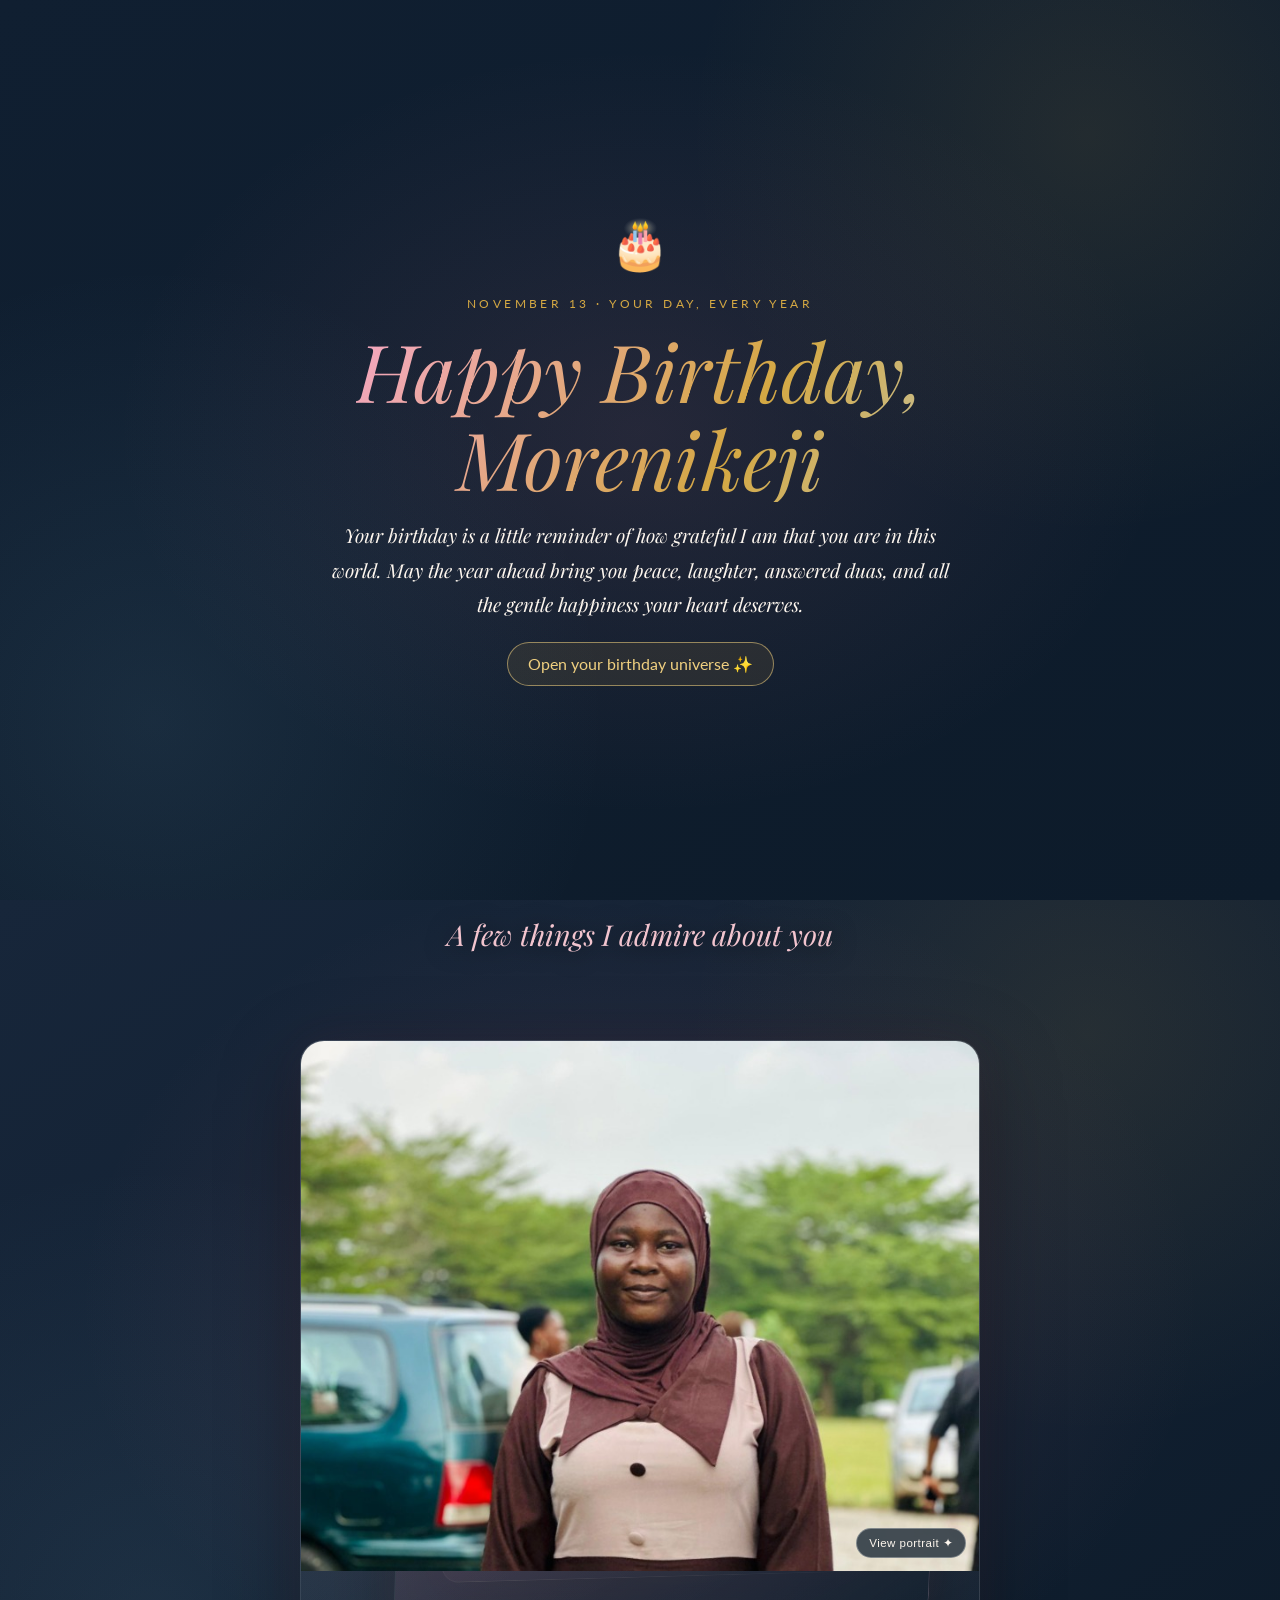
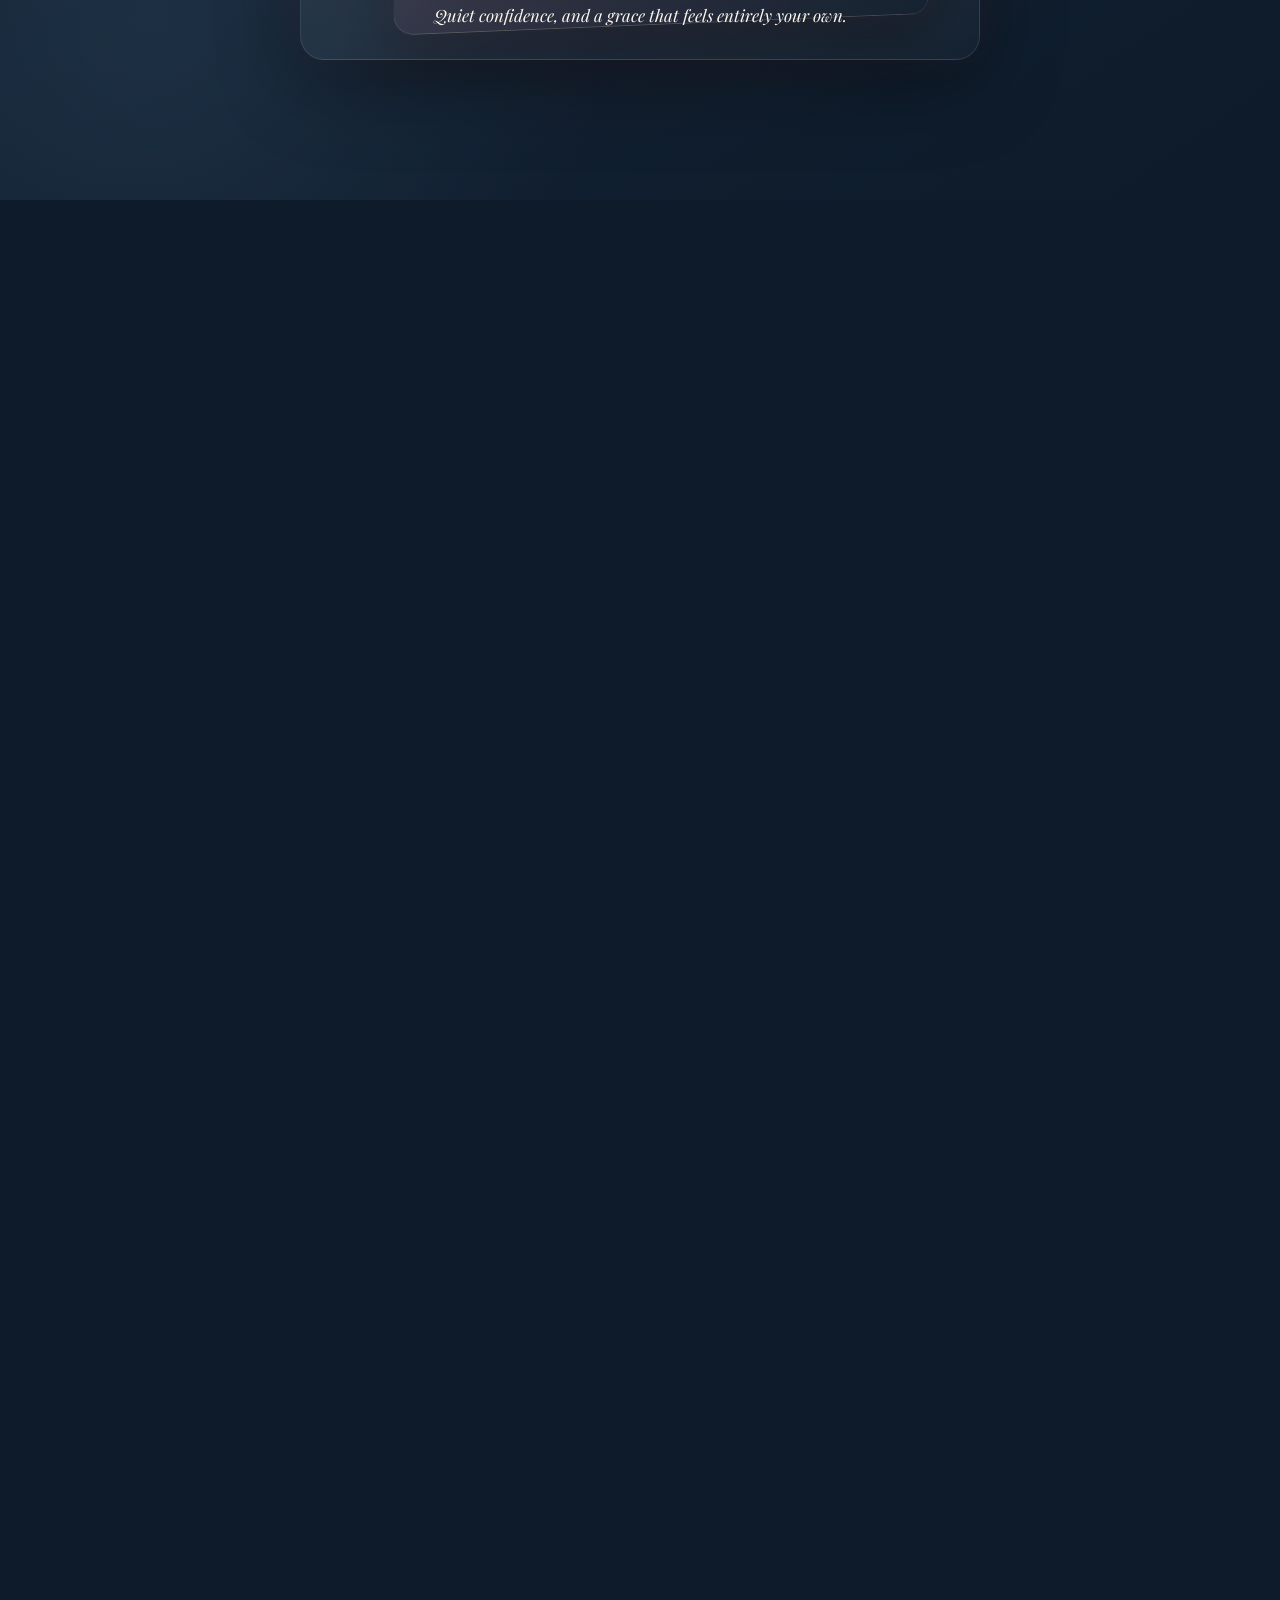
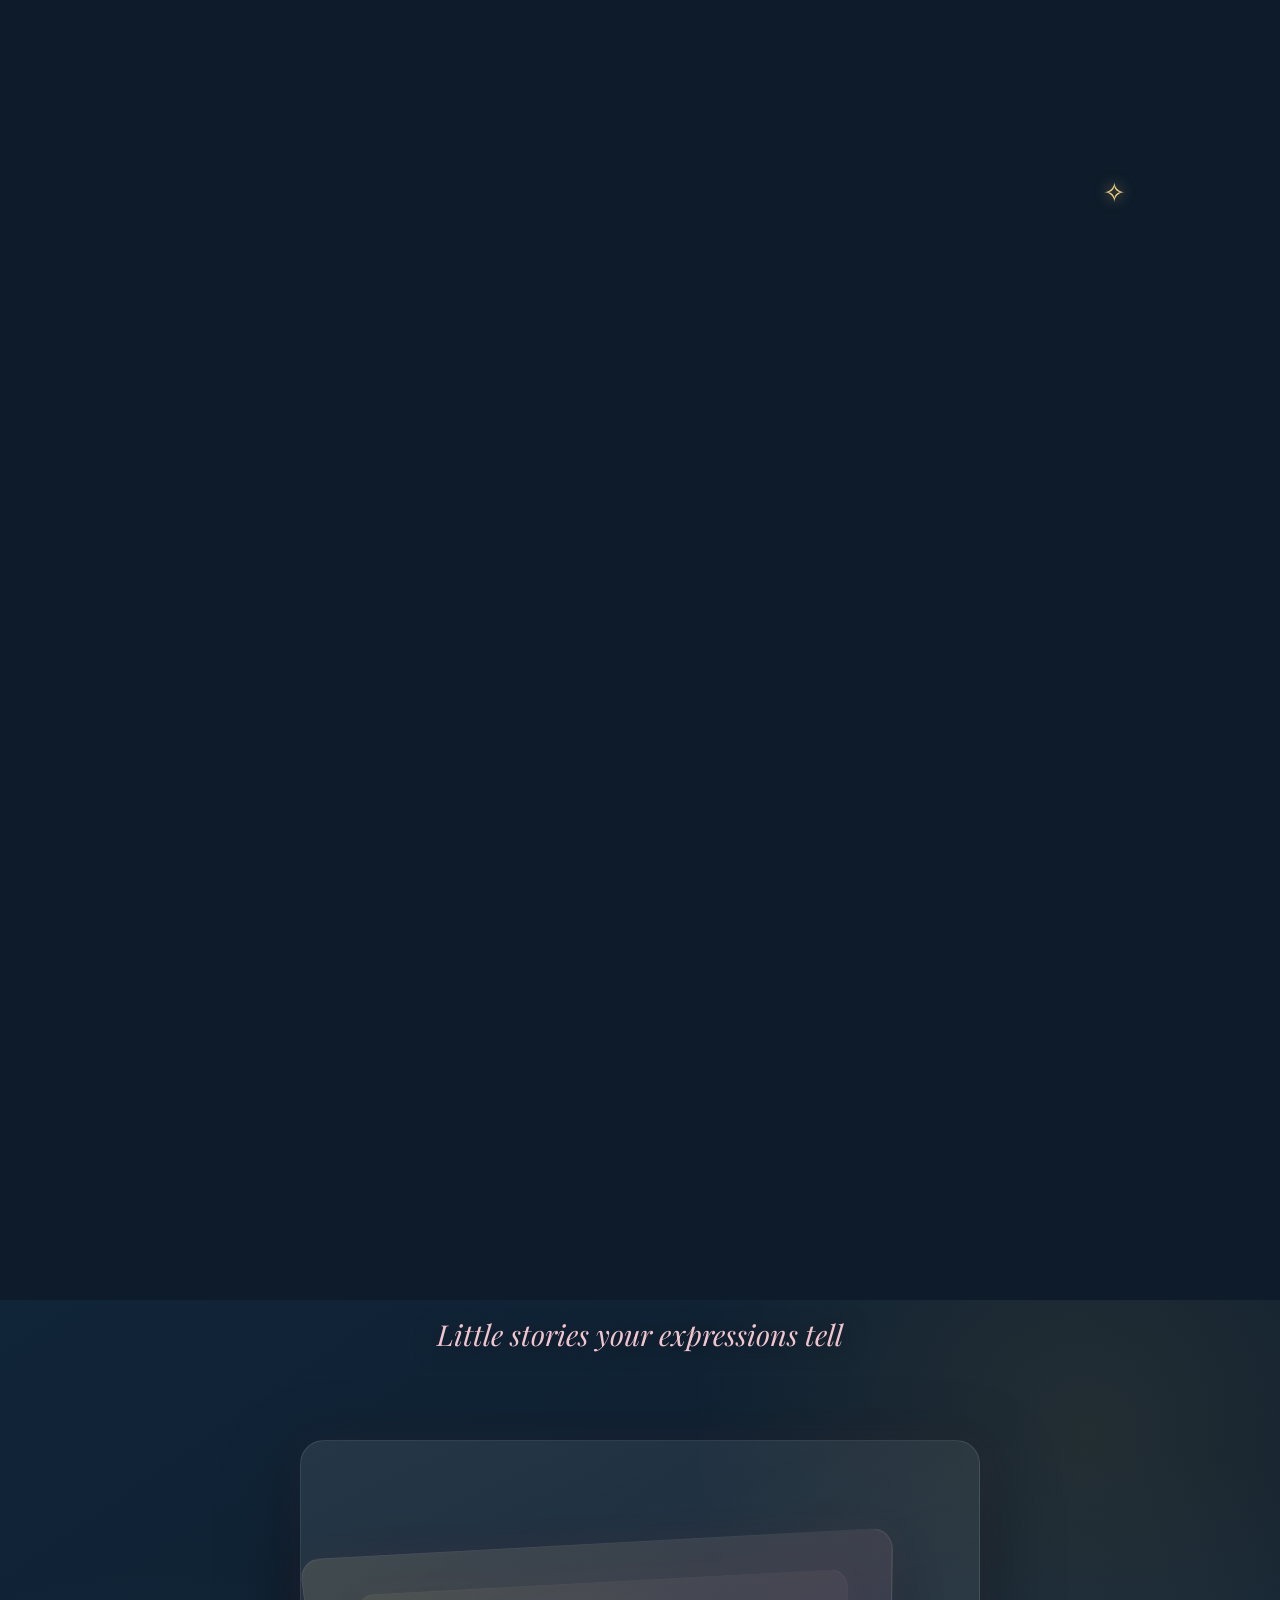
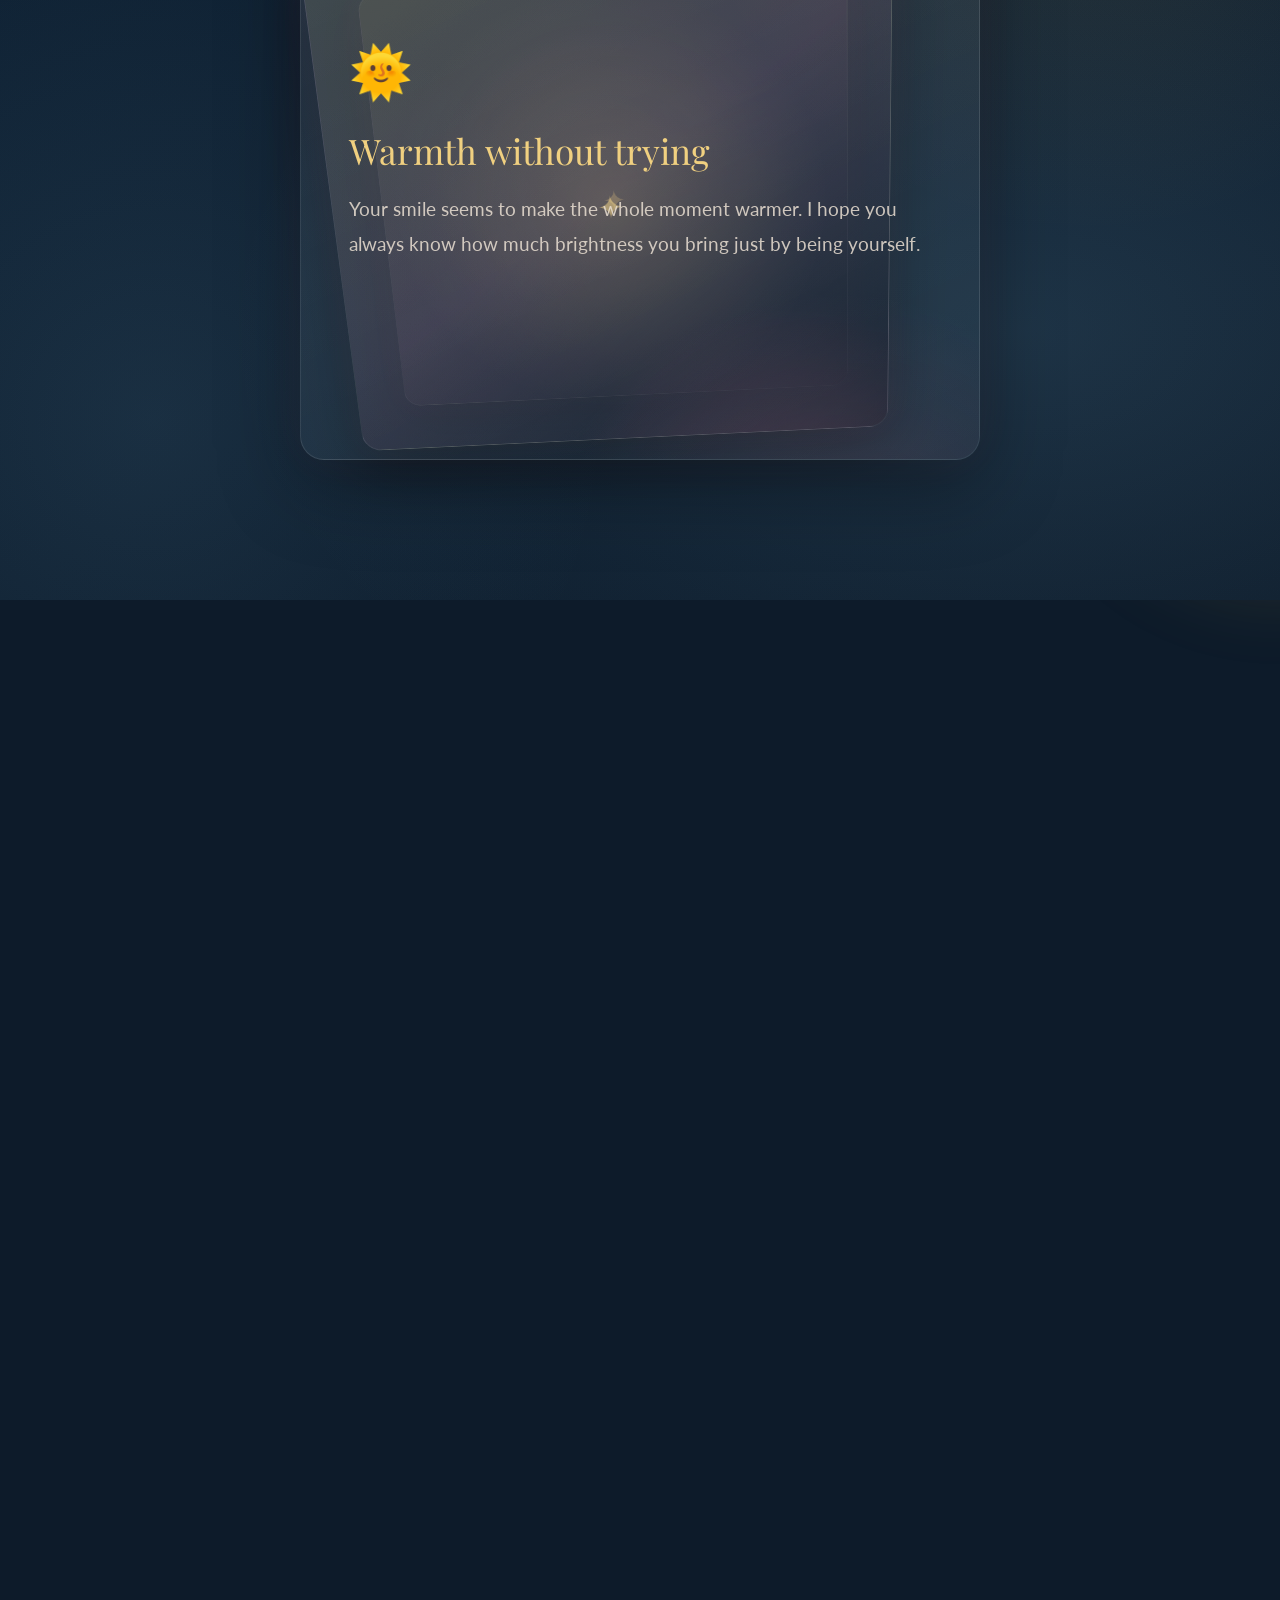
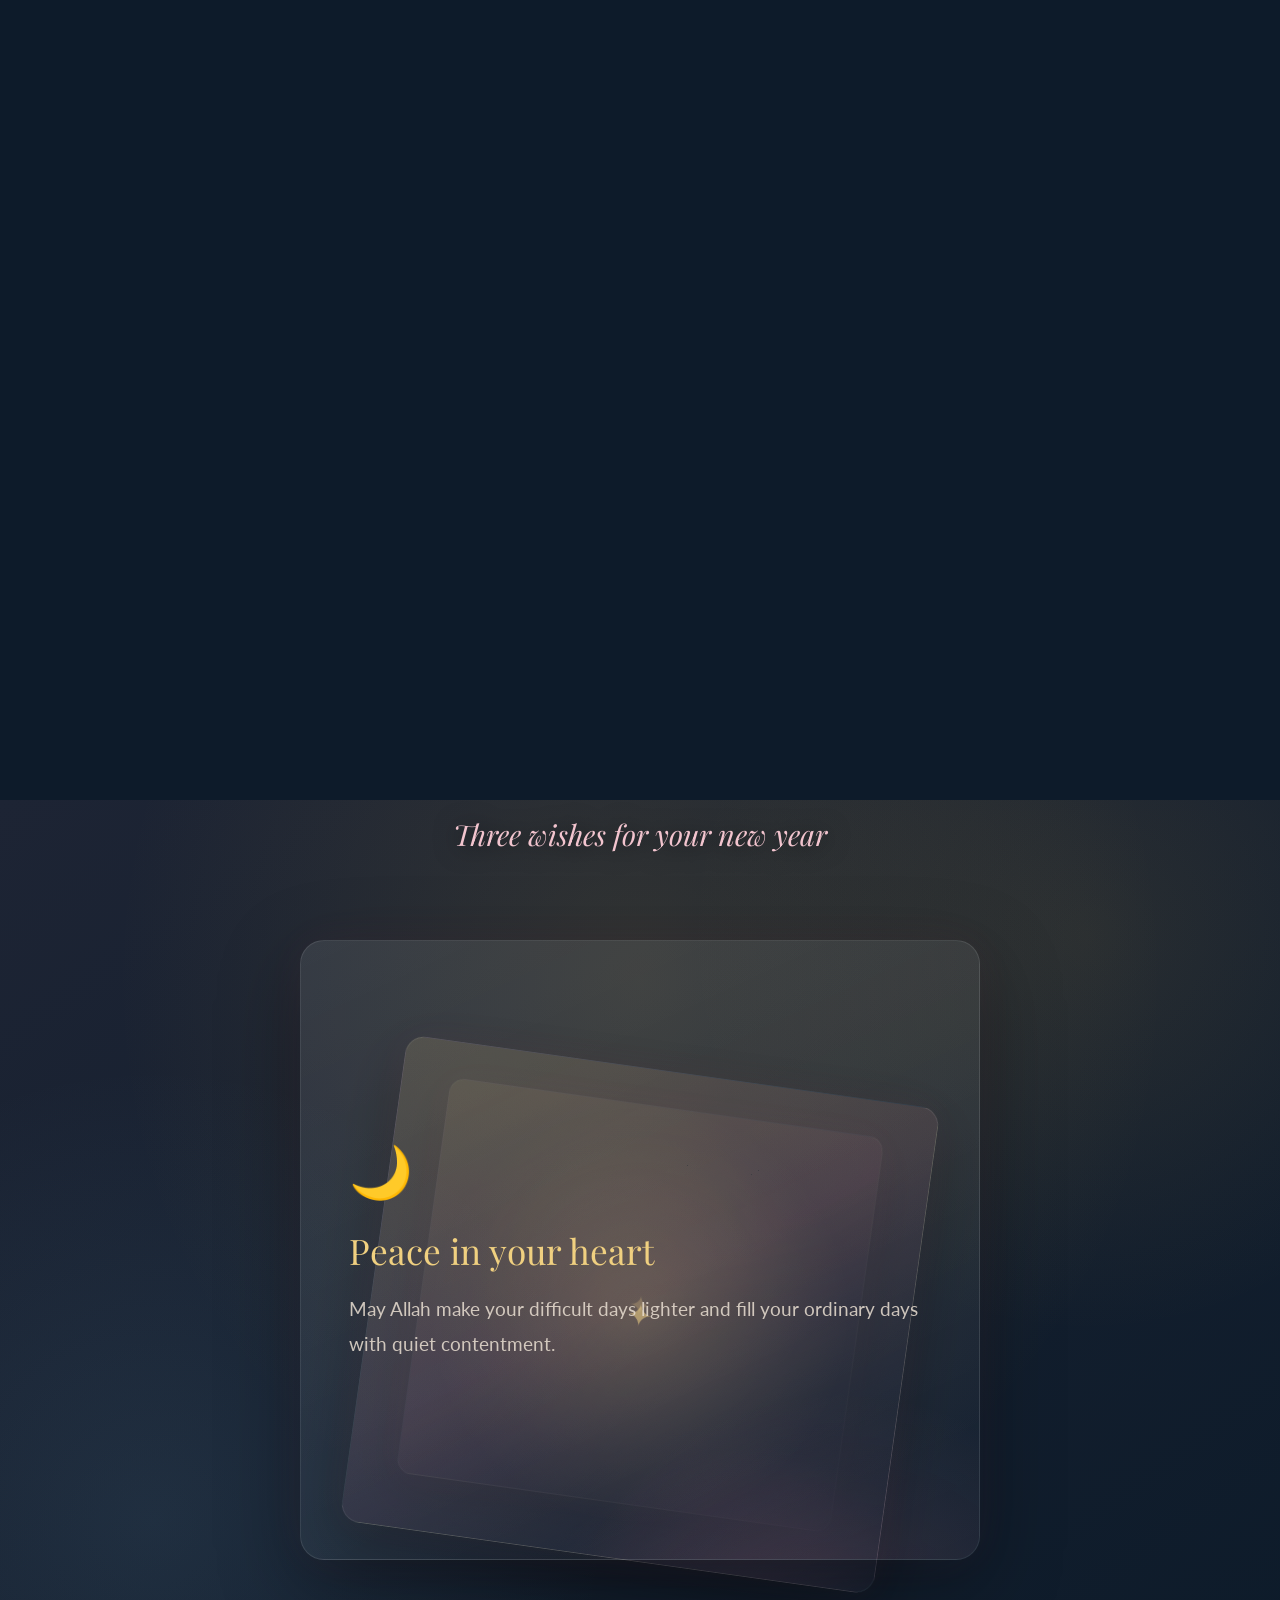
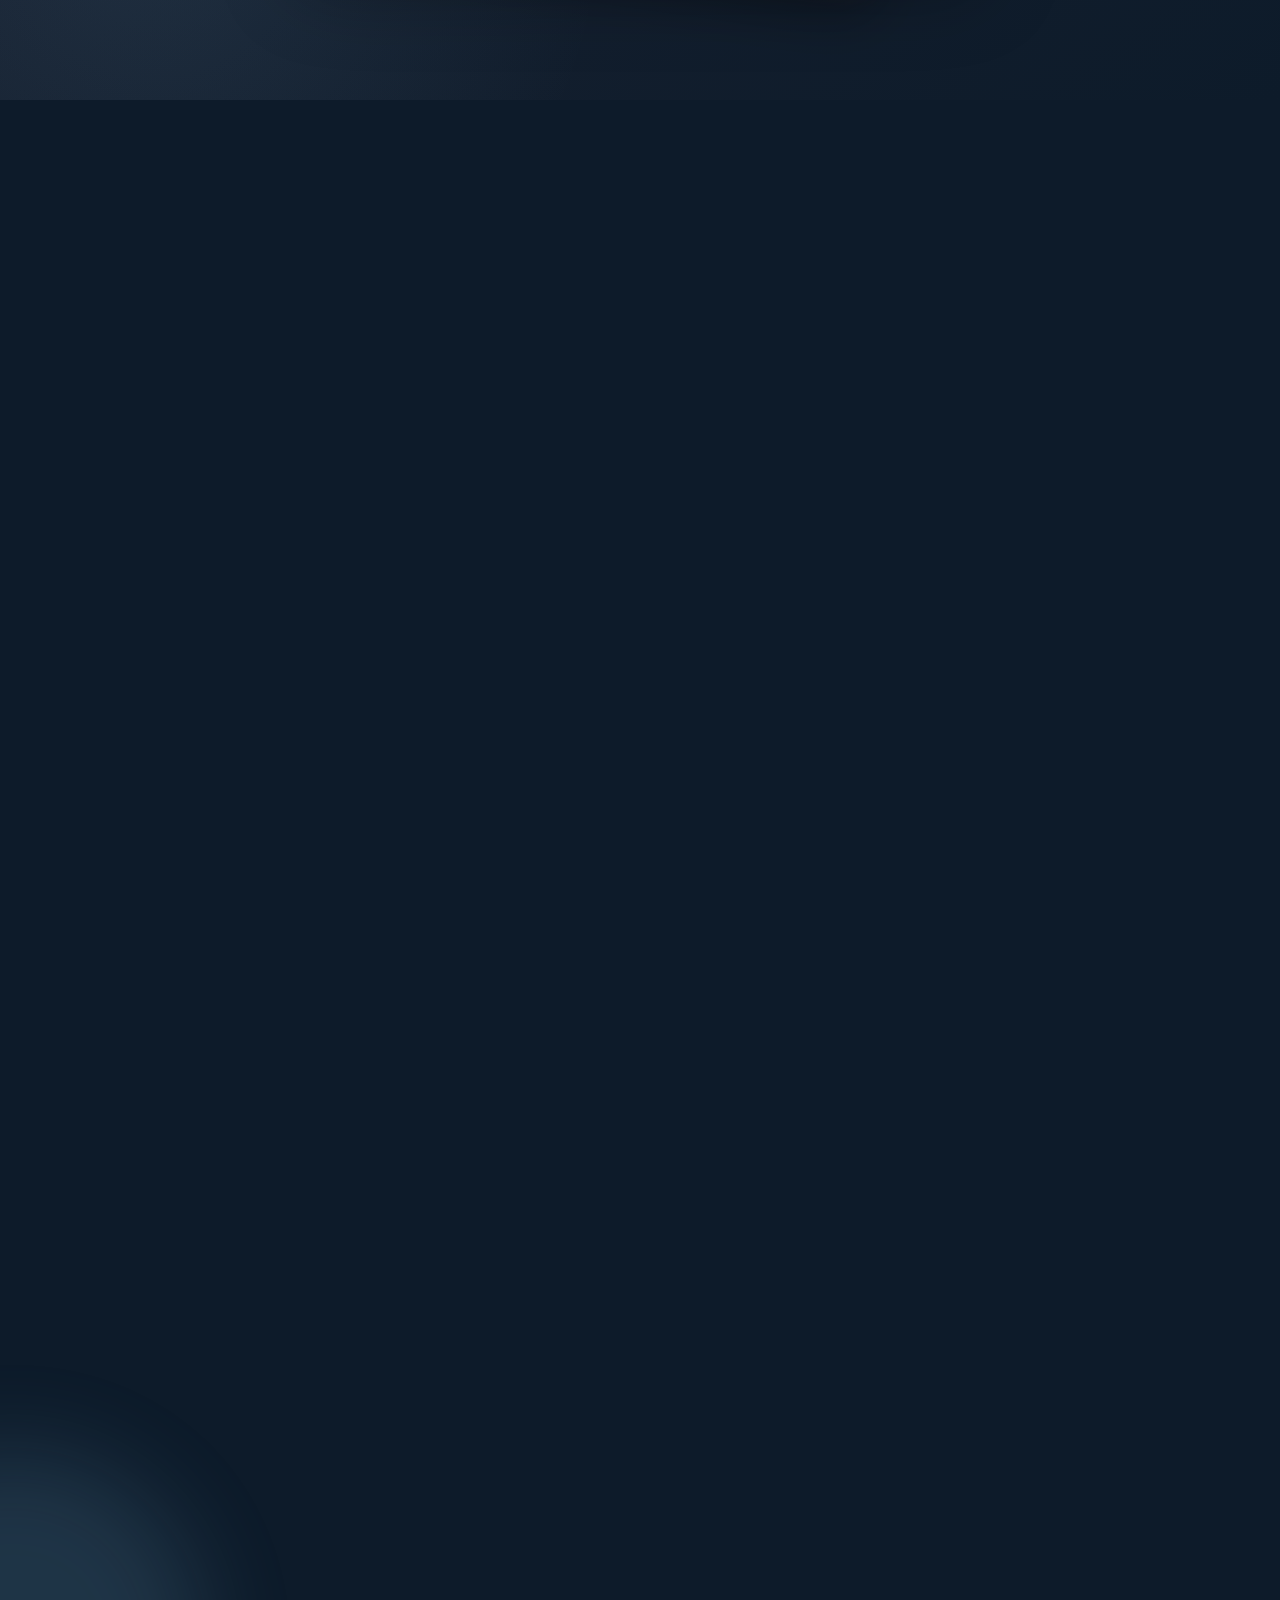
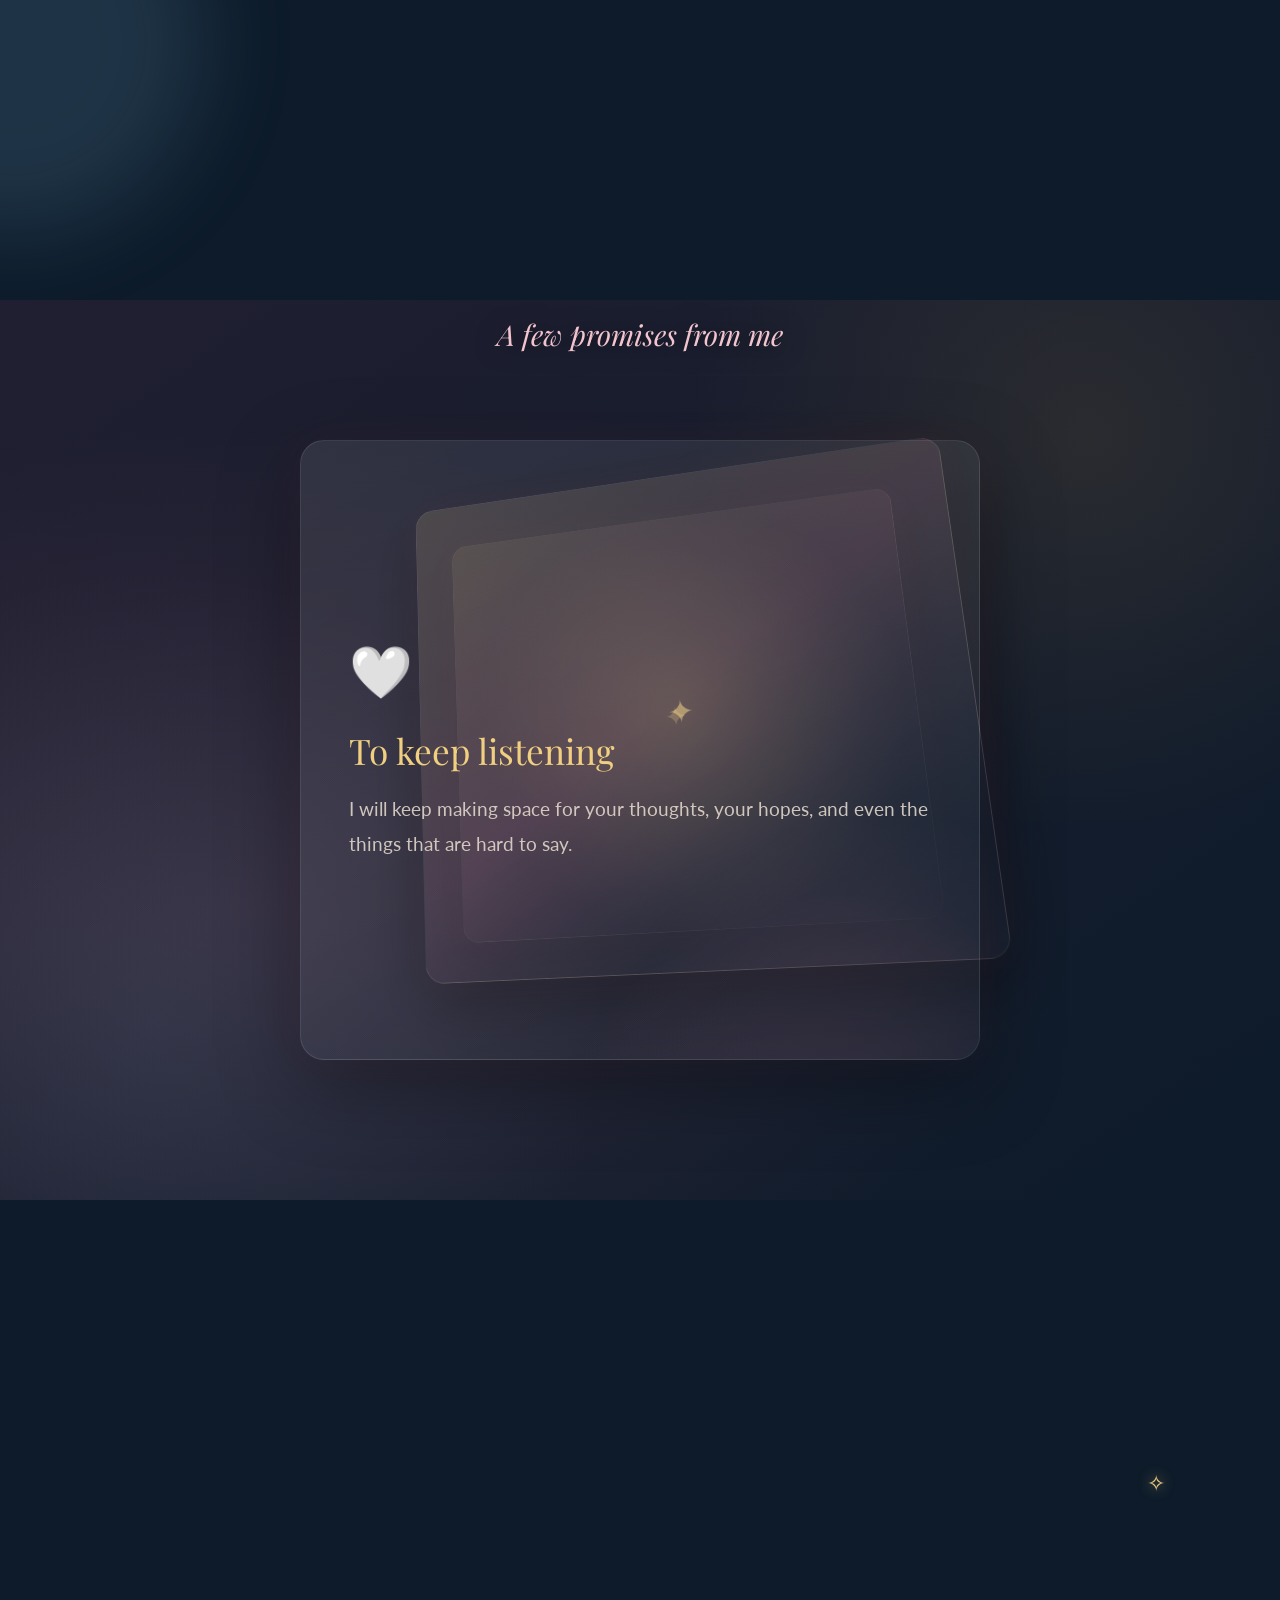
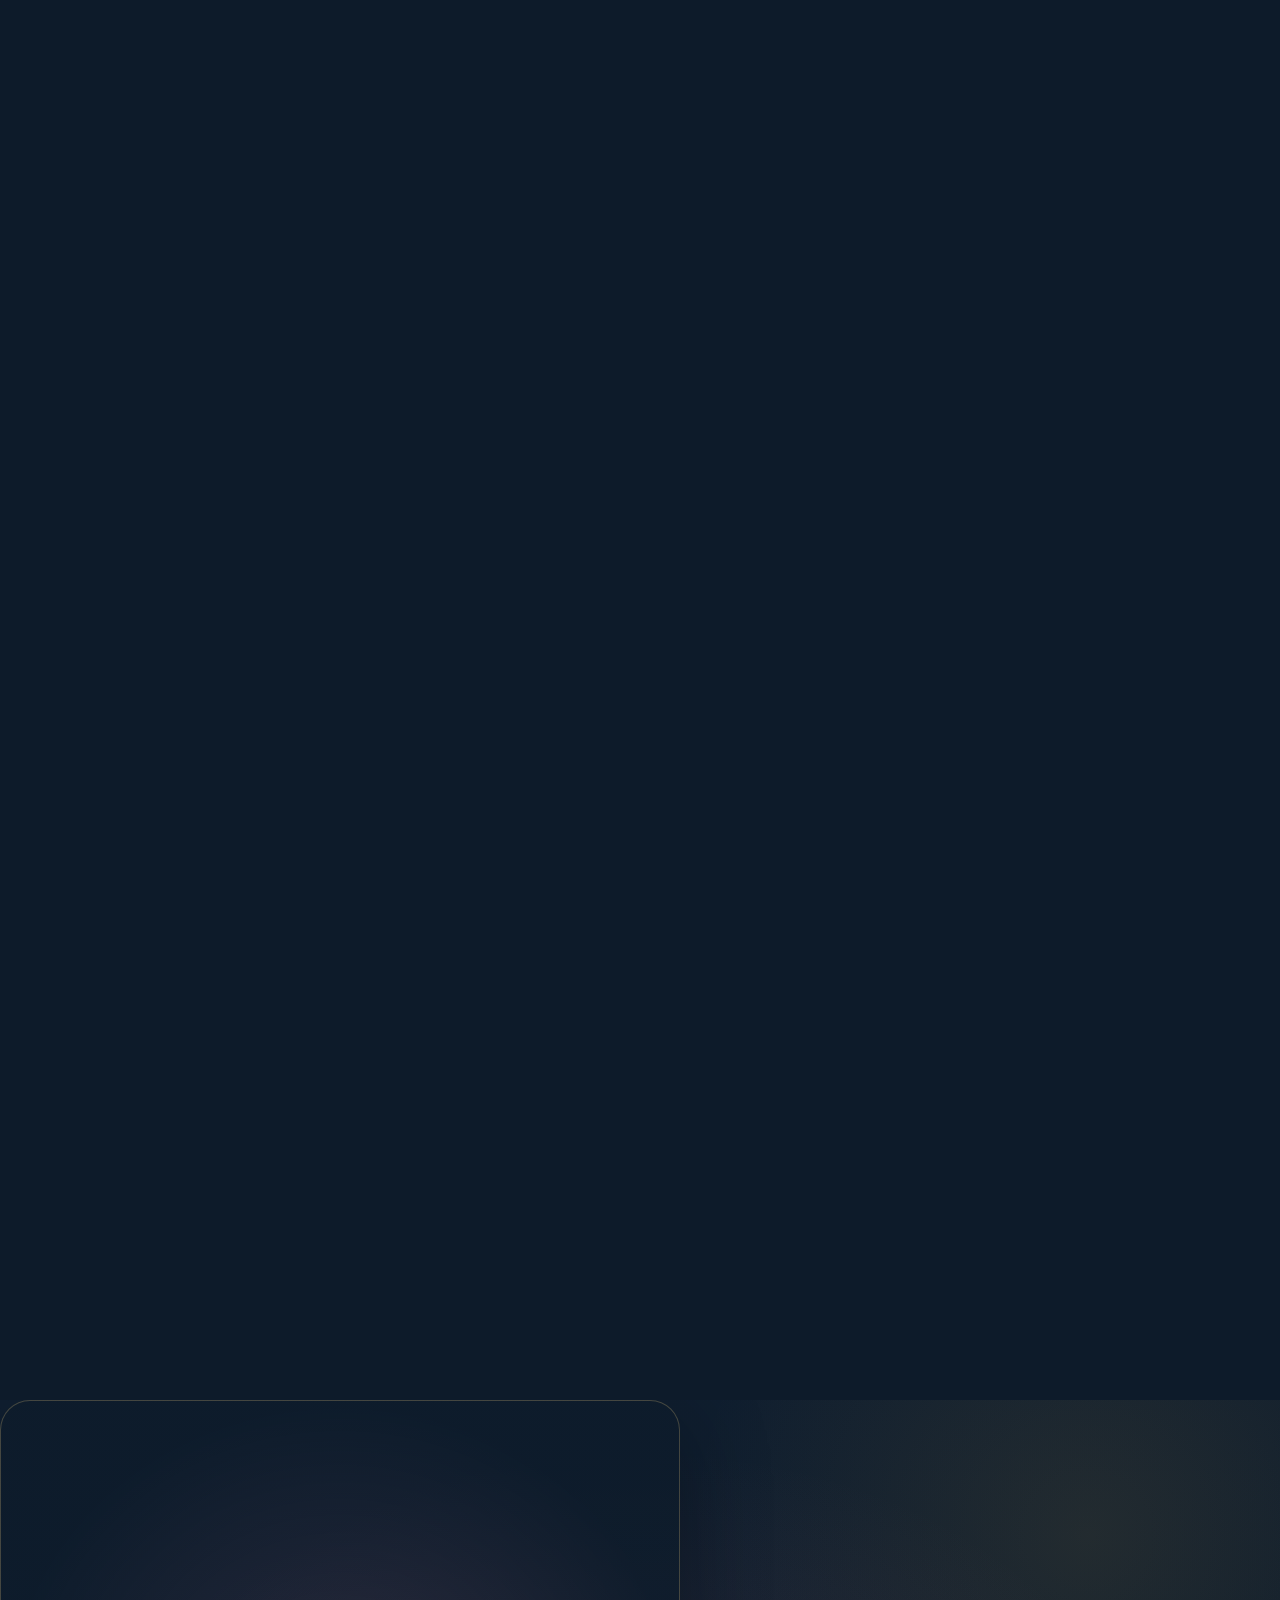
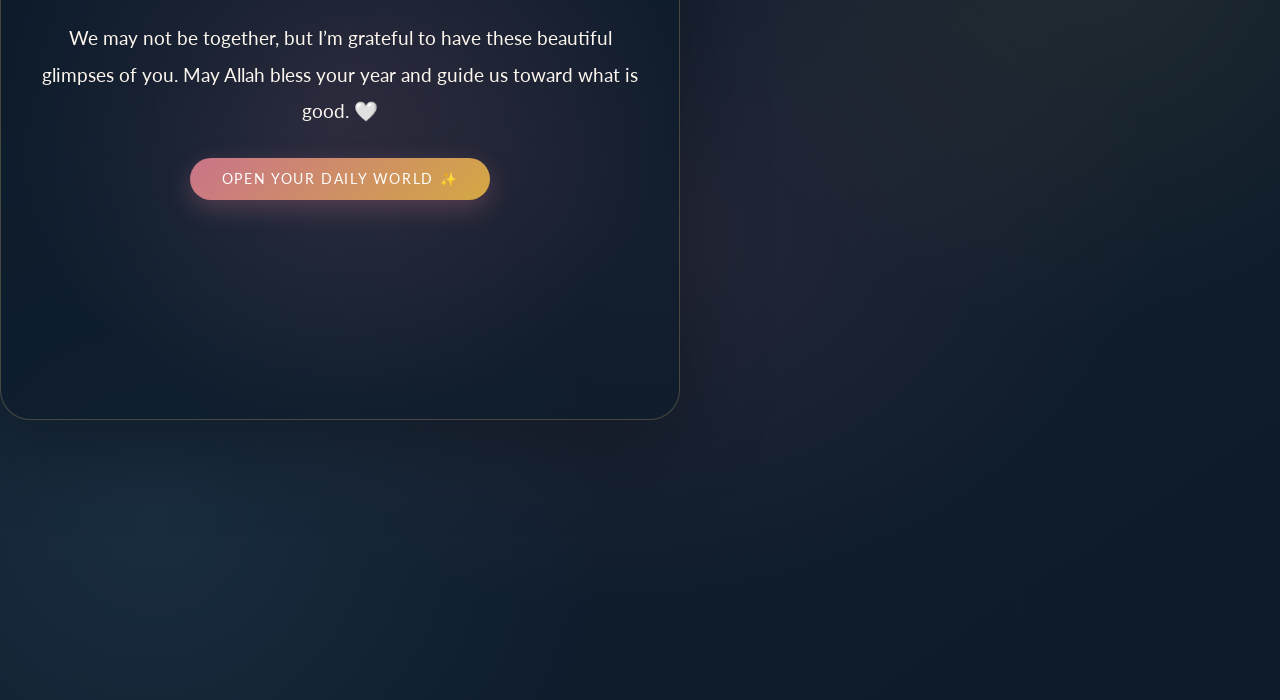
<file: index.html>
<!DOCTYPE html>
<html lang="en">
<head>
<meta charset="UTF-8">
<meta name="viewport" content="width=device-width, initial-scale=1.0, viewport-fit=cover">
<title>Nurahtii Daily — Our Daily World</title>
<meta name="description" content="A world built for you, every single day">
<meta name="theme-color" content="#0d1b2a">
<meta name="mobile-web-app-capable" content="yes">
<meta name="apple-mobile-web-app-capable" content="yes">
<meta name="apple-mobile-web-app-status-bar-style" content="black-translucent">
<meta name="apple-mobile-web-app-title" content="Nurahtii">
<link rel="manifest" href="/manifest.json" />
<link rel="apple-touch-icon" href="icon-192.png">
<link href="https://fonts.googleapis.com/css2?family=Playfair+Display:ital,wght@0,400;0,700;1,400;1,700&family=Tajawal:wght@300;400;500&family=Lato:wght@300;400;500&display=swap" rel="stylesheet">
<link rel="stylesheet" href="birthday.css">
<link rel="stylesheet" href="styles.css">
<script src="page-loader.js" defer></script>
</head>
<body>
<canvas id="stars"></canvas>

<!-- TOP NAV -->
<nav id="topnav">
  <span class="nav-logo">Nurahtii &#x1F319;</span>
  <div class="nav-links">
    <span class="nav-link" onclick="showPage('pg-home')">Home</span>
    <span class="nav-link" onclick="showPage('pg-note')">Note</span>
    <span class="nav-link" onclick="showPage('pg-dua')">Dua</span>
    <span class="nav-link" onclick="showPage('pg-jar')">Jar</span>
    <span class="nav-link" onclick="showPage('pg-countdown')">Days</span>
    <span class="nav-link" onclick="showPage('pg-mood')">Mood</span>
    <span class="nav-link" onclick="showPage('pg-qa')">Q&A</span>
    <span class="nav-link" onclick="showPage('pg-dq')">Question</span>
  </div>
</nav>
<div class="sync-banner" id="syncBanner" role="status" aria-live="polite" hidden>
  <span>Cloud sync is unavailable. Your on-device data is intact; retry when online.</span>
  <button type="button" onclick="retryFirebaseSync()">Retry sync</button>
</div>

<div id="pageLoadError" class="page-load-error" role="alert" hidden>
  <span>Part of the experience could not be loaded. Check your connection and reload.</span>
  <button id="reloadAfterPageError" type="button">Reload</button>
</div>
<div id="pageHost"></div>
</body>
</html>
</file>
<file: birthday.css>
#pg-birthday{
  position:relative;
  isolation:isolate;
  display:none;
  width:100%;
  max-width:none;
  min-height:0;
  margin:0;
  padding:0;
  text-align:center;
}
#pg-birthday.active{display:block;}
html.birthday-snap-active{scroll-snap-type:none;scroll-padding-block:0;}
html.birthday-loader-active{overflow:hidden;}
#pg-birthday>*:not(.birthday-ambient):not(.birthday-progress):not(.birthday-lightbox):not(.birthday-magic):not(.birthday-loader):not(.birthday-cursor){position:relative;z-index:1;}
.birthday-loader[hidden]{display:none;}
.birthday-loader.is-active{position:fixed;inset:0;z-index:250;display:grid;place-items:center;padding:1.5rem;background:radial-gradient(ellipse at 50% 42%,rgba(201,116,138,.14),transparent 42%),var(--navy);color:var(--cream);text-align:center;opacity:1;transition:opacity .55s ease,visibility .55s ease;}
.birthday-loader.is-leaving{visibility:hidden;opacity:0;pointer-events:none;}
.birthday-loader-content{width:min(360px,100%);animation:birthday-loader-enter .8s cubic-bezier(.2,.7,.2,1) both;}
.birthday-loader-mark{display:grid;place-items:center;width:68px;height:68px;margin:0 auto 1.5rem;border:1px solid rgba(240,208,128,.5);border-radius:50%;color:var(--gold-soft);font-size:1.75rem;box-shadow:0 0 42px rgba(212,168,67,.12);animation:birthday-loader-pulse 2.4s ease-in-out infinite;}
.birthday-loader-kicker{color:var(--gold-soft);font-size:.68rem;letter-spacing:.24em;text-transform:uppercase;}
.birthday-loader-name{margin:.45rem 0 1.35rem;font-family:'Playfair Display',serif;font-size:clamp(2rem,8vw,3rem);font-style:italic;color:var(--rose-soft);}
.birthday-loader-track{display:block;width:min(210px,75%);height:1px;margin:0 auto;overflow:hidden;background:rgba(255,255,255,.16);}
.birthday-loader-track span{display:block;width:40%;height:100%;background:linear-gradient(90deg,transparent,var(--gold),var(--rose-soft),transparent);animation:birthday-loader-progress 1.15s ease-in-out infinite;}
.birthday-loader-skip{margin-top:1.5rem;padding:.45rem .8rem;border:0;background:transparent;color:rgba(232,221,208,.64);font:inherit;font-size:.75rem;letter-spacing:.08em;cursor:pointer;}
.birthday-loader-skip:hover,.birthday-loader-skip:focus-visible{color:var(--cream);}
.birthday-loader-skip:focus-visible{outline:2px solid var(--blue-soft);outline-offset:3px;border-radius:4px;}
.birthday-cursor{position:fixed;top:0;left:0;z-index:240;width:1px;height:1px;pointer-events:none;opacity:0;transition:opacity .16s ease;}
.birthday-cursor.is-visible{opacity:1;}
.birthday-cursor-ring,.birthday-cursor-dot{position:absolute;top:0;left:0;display:block;border-radius:50%;transform:translate(-50%,-50%);transition:width .24s cubic-bezier(.2,.7,.2,1),height .24s cubic-bezier(.2,.7,.2,1),border-color .24s,background .24s,transform .24s;}
.birthday-cursor-ring{width:34px;height:34px;border:1px solid rgba(240,208,128,.8);background:rgba(240,208,128,.025);}
.birthday-cursor-dot{width:4px;height:4px;background:var(--gold-soft);box-shadow:0 0 10px rgba(240,208,128,.75);}
.birthday-cursor.is-interactive .birthday-cursor-ring{width:52px;height:52px;border-color:var(--rose-soft);background:rgba(201,116,138,.14);}
.birthday-cursor.is-pressed .birthday-cursor-ring{width:26px;height:26px;}
#pg-birthday.has-custom-cursor,#pg-birthday.has-custom-cursor *{cursor:none!important;}
.birthday-page.has-pointer .birthday-ambient::after{position:absolute;inset:0;z-index:0;background:radial-gradient(340px circle at var(--pointer-x,50vw) var(--pointer-y,50vh),rgba(240,208,128,.075),transparent 72%);content:"";pointer-events:none;}
.birthday-progress{position:fixed;inset:0 0 auto;height:3px;z-index:100;pointer-events:none;}
.birthday-progress span{display:block;width:100%;height:100%;background:linear-gradient(90deg,var(--rose),var(--gold),var(--blue-soft));box-shadow:0 0 12px rgba(240,208,128,.7);transform:scaleX(0);transform-origin:left center;}
.birthday-ambient{position:absolute;inset:0;overflow:hidden;z-index:0;pointer-events:none;}
.birthday-orb{position:absolute;width:clamp(12rem,32vw,24rem);aspect-ratio:1;border-radius:50%;filter:blur(48px);opacity:.17;transform:translate3d(0,var(--scroll-drift,0px),0);will-change:transform;}
.birthday-orb--rose{top:3%;left:-12%;background:var(--rose);}
.birthday-orb--gold{top:37%;right:-15%;background:var(--gold);}
.birthday-orb--blue{top:70%;left:-14%;background:var(--blue);}
.birthday-star{position:absolute;color:var(--gold-soft);text-shadow:0 0 14px rgba(240,208,128,.8);animation:birthday-twinkle 3s ease-in-out infinite;}
.birthday-star--one{top:9%;left:13%;font-size:1.2rem;}
.birthday-star--two{top:25%;right:12%;font-size:1.7rem;animation-delay:.7s;}
.birthday-star--three{top:58%;left:7%;font-size:1rem;animation-delay:1.2s;}
.birthday-star--four{top:82%;right:9%;font-size:1.35rem;animation-delay:1.8s;}
.birthday-page .entry-crescent{position:relative;z-index:1;animation:birthday-float 4s ease-in-out infinite;}
.birthday-stack{position:relative;width:100%;height:var(--stack-height,100svh);margin:0;isolation:isolate;}
.birthday-stack-stage{position:sticky;top:0;display:grid;place-items:center;width:100%;height:100vh;height:100svh;min-height:100vh;min-height:100svh;padding:calc(1.25rem + env(safe-area-inset-top)) 1rem calc(1.25rem + env(safe-area-inset-bottom));overflow:hidden;isolation:isolate;perspective:1400px;background:radial-gradient(ellipse at 50% 48%,rgba(201,116,138,.12),transparent 58%),linear-gradient(145deg,#101f31,var(--navy));}
.birthday-stack-stage::before{position:absolute;inset:0;z-index:-1;background:radial-gradient(circle at 85% 15%,rgba(212,168,67,.1),transparent 30%),radial-gradient(circle at 12% 80%,rgba(122,179,212,.1),transparent 34%);content:"";pointer-events:none;}
.birthday-stack--portraits .birthday-stack-stage{background-color:#102337;background-image:radial-gradient(ellipse at 50% 45%,rgba(201,116,138,.16),transparent 62%),linear-gradient(145deg,#17263a,#0d1b2a);}
.birthday-stack--stories .birthday-stack-stage{background-image:radial-gradient(ellipse at 80% 70%,rgba(122,179,212,.15),transparent 55%),linear-gradient(145deg,#112538,#0d1b2a);}
.birthday-stack--wishes .birthday-stack-stage{background-image:radial-gradient(ellipse at 50% 20%,rgba(212,168,67,.14),transparent 58%),linear-gradient(145deg,#1d2434,#0d1b2a);}
.birthday-stack--promises .birthday-stack-stage{background-image:radial-gradient(ellipse at 18% 68%,rgba(201,116,138,.16),transparent 56%),linear-gradient(145deg,#201f31,#0d1b2a);}
.birthday-stack-heading{position:absolute;top:calc(1rem + env(safe-area-inset-top));left:1rem;right:1rem;z-index:2000;margin:0 auto;font-family:'Playfair Display',serif;font-size:clamp(1.1rem,3vw,1.8rem);font-weight:400;font-style:italic;line-height:1.3;color:var(--rose-soft);text-shadow:0 2px 24px rgba(0,0,0,.7);}
.birthday-stack-card{--stack-x:0px;--stack-y:0px;--stack-z:0px;--stack-scale:1;--stack-rotate-x:0deg;--stack-rotate-y:0deg;--stack-rotate-z:0deg;position:absolute;inset:0;z-index:1;display:grid;place-items:center;opacity:var(--stack-opacity,1);transform:perspective(1400px) translate3d(var(--stack-x),var(--stack-y),var(--stack-z)) rotateX(var(--stack-rotate-x)) rotateY(var(--stack-rotate-y)) rotateZ(var(--stack-rotate-z)) scale(var(--stack-scale));transform-origin:center center;}
.birthday-stack-card.is-current,.birthday-stack-card.is-neighbor{will-change:transform,opacity;}
.birthday-stack-card:not(.is-current){pointer-events:none;}
.birthday-stack--hero{--stack-count:1;}
.birthday-stack-stage--hero{padding:calc(1.25rem + env(safe-area-inset-top)) clamp(1.25rem,6vw,5rem) calc(1.25rem + env(safe-area-inset-bottom));}
.birthday-stack--hero .birthday-stack-card{display:flex;flex-direction:column;justify-content:center;width:100%;height:100%;padding:1rem 0;}
.birthday-stack--hero .entry-crescent{margin-bottom:clamp(.65rem,3vh,1.5rem);}
.birthday-date{font-size:.72rem;letter-spacing:.3em;text-transform:uppercase;color:var(--gold);margin-bottom:1rem;animation:birthday-rise .8s both;}
.birthday-title{font-family:'Playfair Display',serif;font-size:clamp(2.4rem,8vw,5rem);font-weight:400;font-style:italic;line-height:1.1;background:linear-gradient(120deg,var(--pink),var(--gold),var(--blue-soft),var(--pink));background-size:220% auto;-webkit-background-clip:text;-webkit-text-fill-color:transparent;background-clip:text;animation:birthday-title-in 1.15s .1s both,birthday-shimmer 8s 1.3s linear infinite;}
.birthday-intro{max-width:620px;margin:1rem auto 0;font-family:'Playfair Display',serif;font-size:clamp(1rem,2.5vw,1.2rem);font-style:italic;line-height:1.8;color:var(--cream);animation:birthday-rise .9s .25s both;}
.birthday-sparkle{margin-top:1.25rem;padding:.7rem 1.25rem;border:1px solid rgba(240,208,128,.55);border-radius:999px;background:rgba(212,168,67,.1);color:var(--gold-soft);font:inherit;cursor:pointer;transition:background .25s,border-color .25s,transform .25s;}
.birthday-sparkle:hover,.birthday-sparkle:focus-visible{background:rgba(212,168,67,.2);border-color:var(--gold);transform:translateY(-2px);}
.birthday-sparkle:focus-visible,.birthday-photo-button:focus-visible,.birthday-lightbox-close:focus-visible,.birthday-magic-close:focus-visible{outline:2px solid var(--blue-soft);outline-offset:4px;}
.birthday-photo,.birthday-card{width:min(82vw,680px);height:min(72svh,620px);max-height:calc(100svh - 112px);overflow:hidden;border:1px solid rgba(255,255,255,.1);border-radius:24px;background:linear-gradient(155deg,rgba(255,255,255,.09),rgba(255,255,255,.025));box-shadow:0 24px 80px rgba(0,0,0,.35),0 0 45px rgba(201,116,138,.08);}
.birthday-photo{position:relative;display:flex;flex-direction:column;text-align:left;}
.birthday-stack-card:not(.is-current) .birthday-photo,.birthday-stack-card:not(.is-current) .birthday-card{background:linear-gradient(145deg,rgba(240,208,128,.14),rgba(201,116,138,.12) 48%,rgba(13,27,42,.92));}
.birthday-stack-card:not(.is-current) .birthday-photo>*,.birthday-stack-card:not(.is-current) .birthday-card>*{visibility:hidden;}
.birthday-stack-card:not(.is-current) .birthday-photo::before,.birthday-stack-card:not(.is-current) .birthday-card::before{position:absolute;inset:0;z-index:2;display:grid;place-items:center;border-radius:inherit;background:radial-gradient(circle,rgba(240,208,128,.12),transparent 58%);color:rgba(240,208,128,.55);font-size:2.5rem;content:"✦";pointer-events:none;}
.birthday-photo:hover,.birthday-photo:focus-within{transform:translateY(-7px);border-color:rgba(240,208,128,.48);box-shadow:0 22px 45px rgba(0,0,0,.3),0 0 24px rgba(212,168,67,.1);}
#pg-birthday.has-custom-cursor .birthday-photo:hover{transform:perspective(900px) rotateX(var(--tilt-x,0deg)) rotateY(var(--tilt-y,0deg)) translateY(-7px);}
.birthday-photo-button{position:relative;display:block;flex:1;min-height:0;width:100%;padding:0;border:0;background:transparent;overflow:hidden;cursor:zoom-in;}
.birthday-photo-button img{display:block;width:100%;height:100%;object-fit:cover;object-position:center 25%;transition:filter .5s;}
.birthday-photo:hover img,.birthday-photo-button:focus-visible img{filter:saturate(1.08);}
.birthday-photo-zoom{position:absolute;right:.8rem;bottom:.8rem;padding:.45rem .75rem;border:1px solid rgba(255,255,255,.32);border-radius:999px;background:rgba(13,27,42,.75);color:var(--cream);font-size:.72rem;letter-spacing:.04em;backdrop-filter:blur(8px);}
.birthday-photo figcaption{display:grid;place-items:center;min-height:88px;padding:1rem 1.2rem;font-family:'Playfair Display',serif;font-size:clamp(.9rem,2vw,1.05rem);font-style:italic;line-height:1.55;text-align:center;color:var(--cream);}
.birthday-card{position:relative;display:flex;flex-direction:column;justify-content:center;isolation:isolate;padding:clamp(1.5rem,5vw,3rem);text-align:left;transition:transform .35s,border-color .35s,background .35s;}
.birthday-card::after{position:absolute;inset:auto -25% -70% 35%;z-index:-1;width:90%;aspect-ratio:1;border-radius:50%;background:radial-gradient(circle,rgba(201,116,138,.18),transparent 68%);content:"";transition:transform .6s;}
.birthday-card:hover,.birthday-card:focus-within{transform:translateY(-6px);border-color:rgba(212,168,67,.45);background:linear-gradient(145deg,rgba(255,255,255,.1),rgba(255,255,255,.035));}
#pg-birthday.has-custom-cursor .birthday-card:hover{transform:perspective(900px) rotateX(var(--tilt-x,0deg)) rotateY(var(--tilt-y,0deg)) translateY(-6px);}
.birthday-card:hover::after{transform:translate(-12%,-12%) scale(1.15);}
.birthday-card-icon{display:block;margin-bottom:clamp(.8rem,3vh,1.5rem);font-size:clamp(2rem,7vw,3.2rem);animation:birthday-icon-bob 4.5s ease-in-out infinite;}
.birthday-card h3{font-family:'Playfair Display',serif;font-size:clamp(1.35rem,4vw,2.2rem);font-weight:400;color:var(--gold-soft);margin-bottom:clamp(.7rem,2vh,1.2rem);}
.birthday-card p{font-size:clamp(1rem,2.6vw,1.2rem);line-height:1.8;color:rgba(232,221,208,.86);}
.birthday-ending-card{display:flex;flex-direction:column;align-items:center;justify-content:center;width:min(82vw,680px);height:min(72svh,620px);max-height:calc(100svh - 112px);padding:2rem;border:1px solid rgba(240,208,128,.24);border-radius:30px;background:radial-gradient(ellipse at center,rgba(201,116,138,.12),rgba(13,27,42,.72) 70%);box-shadow:0 20px 90px rgba(0,0,0,.3);}
.birthday-note{max-width:620px;margin:0 auto;font-size:clamp(1rem,2.6vw,1.2rem);line-height:1.9;color:var(--cream);}
.birthday-continue{margin-top:1.8rem;animation:birthday-glow 3.2s ease-in-out infinite;}
.birthday-lightbox{position:fixed;inset:0;width:min(92vw,800px);max-width:none;max-height:92vh;max-height:92dvh;margin:auto;padding:1rem;border:1px solid rgba(240,208,128,.38);border-radius:22px;background:rgba(13,27,42,.97);color:var(--cream);box-shadow:0 24px 100px rgba(0,0,0,.6);}
.birthday-lightbox[open]{animation:lightbox-in .28s cubic-bezier(.2,.8,.2,1) both;}
.birthday-lightbox.is-fallback-open{position:fixed;inset:50% auto auto 50%;display:block;margin:0;transform:translate(-50%,-50%);z-index:100;}
.birthday-lightbox::backdrop{background:rgba(4,10,18,.78);backdrop-filter:blur(8px);}
.birthday-lightbox img{display:block;max-width:100%;max-height:78vh;max-height:78dvh;margin:auto;border-radius:14px;object-fit:contain;}
.birthday-lightbox-caption{padding:.8rem .35rem .2rem;text-align:center;font-family:'Playfair Display',serif;font-style:italic;line-height:1.6;}
.birthday-lightbox-close{position:absolute;top:.55rem;right:.55rem;z-index:2;width:44px;height:44px;border:1px solid rgba(255,255,255,.35);border-radius:50%;background:rgba(13,27,42,.85);color:white;font-size:1.55rem;cursor:pointer;}
.birthday-magic{position:fixed;inset:0;display:none;width:100%;max-width:none;height:100%;max-height:none;margin:0;padding:0;overflow:hidden;border:0;background:#0a1220;color:var(--cream);}
.birthday-magic[open]{display:grid;place-items:center;animation:birthday-magic-in .8s cubic-bezier(.16,.7,.3,1) both;}
.birthday-magic.is-fallback-open{position:fixed;inset:0;display:grid;z-index:1000;}
.birthday-magic::backdrop{background:#080e18;}
.birthday-magic-sky{position:absolute;inset:0;overflow:hidden;background:radial-gradient(ellipse at 50% 45%,rgba(201,116,138,.28),transparent 32%),radial-gradient(ellipse at 50% 100%,rgba(122,179,212,.2),transparent 46%),linear-gradient(155deg,#111d35 0%,#101021 54%,#08131f 100%);}
.birthday-magic-glow{position:absolute;top:50%;left:50%;width:min(110vw,1050px);aspect-ratio:1;transform:translate(-50%,-50%);border:1px solid rgba(240,208,128,.16);border-radius:50%;box-shadow:0 0 0 36px rgba(240,208,128,.025),0 0 0 90px rgba(201,116,138,.025),inset 0 0 100px rgba(240,208,128,.08);animation:birthday-magic-glow 6s ease-in-out infinite;}
.birthday-magic-orbit{position:absolute;top:50%;left:50%;width:min(68vw,680px);aspect-ratio:1;border:1px solid rgba(240,208,128,.24);border-radius:50%;transform:translate(-50%,-50%) rotate(-24deg) scaleY(.42);}
.birthday-magic-orbit--two{width:min(88vw,900px);transform:translate(-50%,-50%) rotate(32deg) scaleY(.34);border-color:rgba(242,196,206,.2);}
.birthday-magic-star{position:absolute;color:var(--gold-soft);text-shadow:0 0 24px rgba(240,208,128,.85);animation:birthday-magic-twinkle 3s ease-in-out infinite;}
.birthday-magic-star--one{top:14%;left:14%;font-size:clamp(1.5rem,5vw,3rem);}
.birthday-magic-star--two{top:22%;right:13%;font-size:clamp(2rem,6vw,4rem);animation-delay:.7s;}
.birthday-magic-star--three{bottom:18%;left:17%;font-size:clamp(1.2rem,4vw,2.6rem);animation-delay:1.2s;}
.birthday-magic-star--four{right:18%;bottom:14%;font-size:clamp(1.5rem,5vw,3rem);animation-delay:1.8s;}
.birthday-magic-content{position:relative;z-index:2;display:grid;justify-items:center;align-content:center;gap:clamp(.8rem,2.2vh,1.5rem);width:min(820px,100%);height:100%;padding:clamp(1.5rem,7vw,4rem);text-align:center;animation:birthday-magic-content-in 1.1s .1s cubic-bezier(.16,.7,.3,1) both;}
.birthday-magic-kicker{color:var(--gold-soft);font-size:clamp(.65rem,2vw,.82rem);letter-spacing:.24em;text-transform:uppercase;}
.birthday-magic-emblem{display:grid;place-items:center;width:clamp(74px,14vw,112px);aspect-ratio:1;border:1px solid rgba(240,208,128,.5);border-radius:50%;background:radial-gradient(circle,rgba(240,208,128,.16),transparent 72%);font-size:clamp(2rem,7vw,3.3rem);box-shadow:0 0 55px rgba(240,208,128,.16);animation:birthday-magic-float 4s ease-in-out infinite;}
.birthday-magic-content h2{margin:0;font-family:'Playfair Display',serif;font-size:clamp(3rem,10vw,6.8rem);font-weight:400;font-style:italic;line-height:.98;background:linear-gradient(125deg,#fff1d2,var(--rose-soft),var(--gold-soft),var(--blue-soft));-webkit-background-clip:text;-webkit-text-fill-color:transparent;background-clip:text;}
.birthday-magic-content h2 em{font-weight:400;}
.birthday-magic-content>p:not(.birthday-magic-kicker):not(.birthday-magic-signature){max-width:600px;font-family:'Playfair Display',serif;font-size:clamp(1rem,3vw,1.35rem);font-style:italic;line-height:1.75;color:rgba(253,246,238,.9);}
.birthday-magic-signature{color:var(--rose-soft);font-size:.8rem;letter-spacing:.12em;text-transform:uppercase;}
.birthday-magic-close{margin-top:.2rem;padding:.85rem 1.4rem;border:1px solid rgba(240,208,128,.55);border-radius:999px;background:rgba(212,168,67,.1);color:var(--cream);font:inherit;font-size:.82rem;letter-spacing:.08em;cursor:pointer;transition:background .25s,transform .25s;}
.birthday-magic-close:hover{transform:translateY(-2px);background:rgba(212,168,67,.2);}
.birthday-magic-confetti{position:absolute;inset:0;overflow:hidden;}
.birthday-magic-confetti span{position:absolute;top:-8vh;left:var(--particle-x);width:var(--particle-size);height:calc(var(--particle-size)*1.8);border-radius:999px;background:var(--particle-color);opacity:.85;box-shadow:0 0 18px currentColor;animation:birthday-magic-confetti-fall var(--particle-duration) linear var(--particle-delay) infinite;}

@keyframes birthday-loader-enter{from{opacity:0;transform:translateY(18px) scale(.98)}to{opacity:1;transform:translateY(0) scale(1)}}
@keyframes birthday-loader-pulse{0%,100%{transform:scale(.94);box-shadow:0 0 25px rgba(212,168,67,.08)}50%{transform:scale(1.04);box-shadow:0 0 50px rgba(212,168,67,.22)}}
@keyframes birthday-loader-progress{from{transform:translateX(-130%)}to{transform:translateX(280%)}}
@keyframes birthday-rise{from{opacity:0;transform:translateY(22px)}to{opacity:1;transform:translateY(0)}}
@keyframes birthday-title-in{from{opacity:0;transform:translateY(22px) scale(.97)}to{opacity:1;transform:translateY(0) scale(1)}}
@keyframes birthday-shimmer{to{background-position:220% center}}
@keyframes birthday-float{0%,100%{transform:translateY(0)}50%{transform:translateY(-9px)}}
@keyframes birthday-twinkle{0%,100%{opacity:.42;transform:scale(.8) rotate(-8deg)}50%{opacity:1;transform:scale(1.15) rotate(8deg)}}
@keyframes birthday-icon-bob{0%,100%{transform:translateY(0) rotate(0)}50%{transform:translateY(-4px) rotate(3deg)}}
@keyframes birthday-glow{0%,100%{box-shadow:0 8px 25px rgba(201,116,138,.25)}50%{box-shadow:0 10px 32px rgba(212,168,67,.32)}}
@keyframes lightbox-in{from{opacity:0;transform:translateY(18px) scale(.97)}to{opacity:1;transform:translateY(0) scale(1)}}
@keyframes birthday-magic-in{from{opacity:0}to{opacity:1}}
@keyframes birthday-magic-content-in{from{opacity:0;transform:translateY(34px) scale(.96);filter:blur(8px)}to{opacity:1;transform:translateY(0) scale(1);filter:blur(0)}}
@keyframes birthday-magic-glow{0%,100%{opacity:.55;transform:translate(-50%,-50%) scale(.92)}50%{opacity:1;transform:translate(-50%,-50%) scale(1.05)}}
@keyframes birthday-magic-twinkle{0%,100%{opacity:.4;transform:scale(.8) rotate(-8deg)}50%{opacity:1;transform:scale(1.2) rotate(8deg)}}
@keyframes birthday-magic-float{0%,100%{transform:translateY(0) rotate(-4deg)}50%{transform:translateY(-10px) rotate(4deg)}}
@keyframes birthday-magic-confetti-fall{0%{transform:translate3d(0,-5vh,0) rotate(0);opacity:0}12%{opacity:.9}100%{transform:translate3d(var(--particle-drift),115vh,0) rotate(720deg);opacity:0}}

@media(max-width:600px){
  .birthday-photo,.birthday-card,.birthday-ending-card{width:min(86vw,560px);height:min(68svh,600px);max-height:calc(100svh - 112px);}
  .birthday-photo figcaption{min-height:82px;padding:.8rem;font-size:.92rem;}
  .birthday-stack-heading{top:calc(.8rem + env(safe-area-inset-top));font-size:clamp(1.05rem,4vw,1.35rem);}
  .birthday-orb{filter:blur(38px);opacity:.13;}
}
@media(max-height:700px){
  .birthday-stack--hero .entry-crescent{font-size:2.3rem;margin-bottom:.5rem;}
  .birthday-date{margin-bottom:.55rem;}
  .birthday-intro{margin-top:.65rem;line-height:1.55;}
  .birthday-sparkle{margin-top:.8rem;padding:.6rem 1rem;font-size:.88rem;}
  .birthday-photo,.birthday-card,.birthday-ending-card{height:min(70svh,500px);}
  .birthday-card{padding:1.4rem;}
}
@media(prefers-reduced-motion:reduce){
  html{scroll-behavior:auto!important;scroll-snap-type:none!important;}
  #pg-birthday{animation:none!important;}
  #pg-birthday *,#pg-birthday *::before,#pg-birthday *::after{animation-duration:.01ms!important;animation-iteration-count:1!important;scroll-behavior:auto!important;transition-duration:.01ms!important;}
  #pg-birthday.has-custom-cursor,#pg-birthday.has-custom-cursor *{cursor:auto!important;}
  .birthday-loader,.birthday-cursor{display:none!important;}
  .birthday-ambient{display:none;}
  .birthday-stack-card{transform:none!important;will-change:auto!important;}
  .birthday-stack-card:not(.is-current){opacity:0!important;}
  .birthday-stack-card.is-current{opacity:1!important;}
  .birthday-magic-glow,.birthday-magic-star,.birthday-magic-emblem,.birthday-magic-content,.birthday-magic-confetti span{animation:none!important;}
  .birthday-magic-confetti{display:none;}
}
</file>
<file: styles.css>
:root {
  --navy:#0d1b2a; --navy2:#162236; --rose:#c9748a; --rose-soft:#f2c4ce;
  --pink:#f4a7c3; --blue:#7ab3d4; --blue-soft:#b8d9ee;
  --gold:#d4a843; --gold-soft:#f0d080; --cream:#fdf6ee;
  --text:#e8ddd0; --muted:rgba(232,221,208,0.5);
}
*,*::before,*::after{margin:0;padding:0;box-sizing:border-box;}
html{scroll-behavior:smooth;}
body{font-family:'Lato',sans-serif;background:var(--navy);color:var(--text);min-height:100vh;overflow-x:hidden;}

/* STARS */
#stars{position:fixed;inset:0;z-index:0;pointer-events:none;}

/* GRAIN */
body::after{content:'';position:fixed;inset:0;background-image:url("data:image/svg+xml,%3Csvg viewBox='0 0 200 200' xmlns='http://www.w3.org/2000/svg'%3E%3Cfilter id='n'%3E%3CfeTurbulence type='fractalNoise' baseFrequency='0.85' numOctaves='4' stitchTiles='stitch'/%3E%3C/filter%3E%3Crect width='100%25' height='100%25' filter='url(%23n)' opacity='0.04'/%3E%3C/svg%3E");opacity:.3;z-index:1;pointer-events:none;}

/* PAGES */
.page{display:none;min-height:100vh;position:relative;z-index:2;animation:pageIn .7s ease;}
.page.active{display:flex;flex-direction:column;align-items:center;justify-content:center;padding:2rem 1.5rem 5rem;}
@keyframes pageIn{from{opacity:0;transform:translateY(20px);}to{opacity:1;transform:translateY(0);}}

/* NAV */
#topnav{position:relative;z-index:50;width:100%;display:none;align-items:center;justify-content:space-between;padding:.8rem 1.5rem;background:rgba(13,27,42,0.92);backdrop-filter:blur(12px);border-bottom:1px solid rgba(255,255,255,0.06);}
#topnav.show{display:flex;}
.sync-banner{position:relative;width:min(680px,calc(100% - 2rem));display:flex;align-items:center;justify-content:space-between;gap:1rem;margin:0 auto 1rem;padding:.75rem 1rem;background:#3a2d21;border:1px solid rgba(240,208,128,.5);border-radius:12px;box-shadow:0 8px 25px rgba(0,0,0,.25);font-size:.82rem;line-height:1.5;color:var(--cream);}
.sync-banner[hidden]{display:none;}
.sync-banner button{flex:none;padding:.45rem .8rem;border:1px solid var(--gold);border-radius:20px;background:transparent;color:var(--gold-soft);cursor:pointer;font:inherit;}
.sync-banner button:disabled{opacity:.6;cursor:wait;}
.nav-logo{font-family:'Playfair Display',serif;font-style:italic;font-size:1rem;color:var(--gold);}
.nav-links{display:flex;gap:.4rem;flex-wrap:wrap;justify-content:flex-end;}
.nav-link{padding:.35rem .75rem;border-radius:20px;font-size:.7rem;letter-spacing:.1em;text-transform:uppercase;cursor:pointer;border:1px solid rgba(255,255,255,0.1);background:rgba(255,255,255,0.04);color:var(--muted);transition:all .3s;}
.nav-link:hover,.nav-link.active{background:rgba(212,168,67,0.15);border-color:var(--gold);color:var(--gold);}
@media(max-width:600px){
  #topnav{flex-direction:column;align-items:flex-start;gap:.55rem;padding:.65rem .9rem;}
  .nav-links{width:100%;justify-content:flex-start;flex-wrap:nowrap;overflow-x:auto;overscroll-behavior-x:contain;scrollbar-width:none;}
  .nav-links::-webkit-scrollbar{display:none;}
  .nav-link{white-space:nowrap;}
}

/* TYPOGRAPHY */
.page-label{font-size:.72rem;letter-spacing:.4em;text-transform:uppercase;color:var(--gold);margin-bottom:.8rem;opacity:.8;}
.page-title{font-family:'Playfair Display',serif;font-size:clamp(1.8rem,5vw,3.2rem);font-weight:400;line-height:1.25;margin-bottom:1rem;text-align:center;}
.page-title em{font-style:italic;color:var(--rose-soft);}
.page-title .gold{color:var(--gold);}
.body-text{font-size:.95rem;line-height:1.9;font-weight:300;color:rgba(232,221,208,.8);max-width:540px;text-align:center;}
.arabic{font-family:'Tajawal',sans-serif;direction:rtl;color:var(--gold-soft);}
.divider{width:50px;height:1px;background:linear-gradient(90deg,transparent,var(--gold),transparent);margin:1.2rem auto;}

/* CARDS */
.card{background:rgba(255,255,255,.04);border:1px solid rgba(255,255,255,.08);border-radius:20px;padding:1.8rem;transition:all .3s;backdrop-filter:blur(6px);}
.card:hover{background:rgba(255,255,255,.07);border-color:rgba(212,168,67,.25);}
.card.accent-top{border-top:2px solid;}
.card.pink-top{border-top-color:var(--rose);}
.card.blue-top{border-top-color:var(--blue);}
.card.gold-top{border-top-color:var(--gold);}

/* BUTTONS */
.btn{display:inline-flex;align-items:center;gap:.6rem;padding:.8rem 2rem;border-radius:50px;font-family:'Lato',sans-serif;font-size:.85rem;letter-spacing:.12em;text-transform:uppercase;cursor:pointer;border:none;transition:all .3s;}
.btn-primary{background:linear-gradient(135deg,var(--rose),var(--gold));color:white;box-shadow:0 8px 25px rgba(201,116,138,.3);}
.btn-primary:hover{transform:scale(1.05);box-shadow:0 12px 35px rgba(201,116,138,.45);}
.btn-ghost{background:rgba(255,255,255,.06);border:1px solid rgba(255,255,255,.15);color:var(--text);}
.btn-ghost:hover{background:rgba(255,255,255,.12);border-color:var(--gold);color:var(--gold);}
.btn-gold{background:linear-gradient(135deg,var(--gold),#b8860b);color:var(--navy);font-weight:600;}
.btn-gold:hover{transform:scale(1.05);}

/* ═══════════════════════════════
   PAGE 0 — ENTRY
═══════════════════════════════ */
#pg-entry{text-align:center;}
.entry-crescent{font-size:3rem;display:block;margin-bottom:1.5rem;animation:float 3s ease infinite;}
@keyframes float{0%,100%{transform:translateY(0);}50%{transform:translateY(-10px);}}
.entry-names{font-family:'Playfair Display',serif;font-size:clamp(2.5rem,8vw,5.5rem);font-weight:400;font-style:italic;line-height:1.1;margin:.3rem 0 .5rem;background:linear-gradient(135deg,var(--pink) 0%,var(--gold) 50%,var(--blue-soft) 100%);-webkit-background-clip:text;-webkit-text-fill-color:transparent;background-clip:text;}
.entry-tagline{font-size:.82rem;letter-spacing:.25em;color:var(--muted);text-transform:uppercase;margin-bottom:2.5rem;}
.entry-input-wrap{display:flex;flex-direction:column;gap:.8rem;max-width:320px;margin:0 auto 1.5rem;}
.entry-input{background:rgba(255,255,255,.06);border:1px solid rgba(255,255,255,.15);border-radius:12px;padding:.9rem 1.2rem;color:var(--cream);font-family:'Lato',sans-serif;font-size:.95rem;text-align:center;outline:none;transition:all .3s;}
.entry-input:focus{border-color:var(--gold);background:rgba(255,255,255,.09);}
.entry-input::placeholder{color:var(--muted);}
.entry-hint{font-size:.75rem;color:var(--muted);font-style:italic;}
.entry-error{font-size:.8rem;color:var(--rose);height:1rem;transition:opacity .3s;}

/* ═══════════════════════════════
   PAGE 1 — HOME DASHBOARD
═══════════════════════════════ */
#pg-home{padding-top:2rem;}
.home-grid{display:grid;grid-template-columns:repeat(auto-fill,minmax(160px,1fr));gap:1rem;max-width:700px;width:100%;margin-top:1.5rem;}
.home-tile{border-radius:18px;padding:1.4rem 1rem;text-align:center;cursor:pointer;transition:all .35s;border:1px solid rgba(255,255,255,.07);background:rgba(255,255,255,.04);position:relative;overflow:hidden;}
.home-tile::before{content:'';position:absolute;inset:0;background:linear-gradient(135deg,rgba(201,116,138,.08),rgba(122,179,212,.08));opacity:0;transition:opacity .3s;}
.home-tile:hover{transform:translateY(-5px);border-color:rgba(212,168,67,.3);}
.home-tile:hover::before{opacity:1;}
.home-tile .tile-icon{font-size:2rem;margin-bottom:.6rem;display:block;}
.home-tile h3{font-family:'Playfair Display',serif;font-size:.9rem;font-style:italic;color:var(--cream);margin-bottom:.3rem;}
.home-tile p{font-size:.72rem;color:var(--muted);line-height:1.5;}
.home-tile .badge{position:absolute;top:.6rem;right:.6rem;background:var(--rose);color:white;font-size:.6rem;padding:.2rem .45rem;border-radius:10px;font-weight:700;}

.day-header{text-align:center;margin-bottom:2rem;}
.day-number{font-family:'Playfair Display',serif;font-size:clamp(3rem,10vw,6rem);font-style:italic;background:linear-gradient(135deg,var(--pink),var(--gold));-webkit-background-clip:text;-webkit-text-fill-color:transparent;background-clip:text;line-height:1;}
.day-label{font-size:.75rem;letter-spacing:.3em;text-transform:uppercase;color:var(--muted);margin-top:.2rem;}
.day-greeting{font-family:'Playfair Display',serif;font-size:clamp(1rem,2.5vw,1.3rem);font-style:italic;color:var(--rose-soft);margin:.8rem 0;}

/* ═══════════════════════════════
   PAGE 2 — DAILY NOTE
═══════════════════════════════ */
.note-card{max-width:580px;width:100%;background:rgba(255,255,255,.04);border-radius:24px;padding:3rem;border-left:3px solid var(--rose);position:relative;}
.note-card::before{content:'\201C';position:absolute;top:1rem;left:1.5rem;font-size:5rem;line-height:1;font-family:'Playfair Display',serif;color:rgba(201,116,138,.15);}
.note-day-badge{display:inline-block;padding:.3rem .9rem;border-radius:20px;background:rgba(201,116,138,.15);color:var(--rose-soft);font-size:.72rem;letter-spacing:.15em;text-transform:uppercase;margin-bottom:1.5rem;}
.note-text{font-family:'Playfair Display',serif;font-size:clamp(1rem,2.2vw,1.2rem);font-style:italic;line-height:2;color:var(--cream);}
.note-sign{font-family:'Playfair Display',serif;font-size:1.1rem;font-style:italic;color:var(--gold);margin-top:1.5rem;}

/* ═══════════════════════════════
   PAGE 3 — DUA
═══════════════════════════════ */
.dua-card{max-width:560px;width:100%;text-align:center;}
.dua-crescent{font-size:3rem;display:block;margin-bottom:1rem;animation:float 3s ease infinite;}
.dua-arabic{font-family:'Tajawal',sans-serif;font-size:clamp(1.2rem,3vw,1.7rem);direction:rtl;color:var(--gold-soft);line-height:1.8;margin-bottom:1rem;}
.dua-text{font-family:'Playfair Display',serif;font-size:clamp(1rem,2vw,1.15rem);font-style:italic;line-height:1.9;color:var(--cream);margin-bottom:1rem;}
.dua-ameen{font-family:'Tajawal',sans-serif;font-size:1.3rem;color:var(--gold);direction:rtl;}

/* ═══════════════════════════════
   PAGE 4 — LOVE JAR
═══════════════════════════════ */
.jar-wrap{text-align:center;max-width:500px;}
.jar-svg{width:180px;height:220px;margin:0 auto 1.5rem;display:block;cursor:pointer;filter:drop-shadow(0 10px 30px rgba(212,168,67,.3));transition:transform .3s;}
.jar-svg:hover{transform:scale(1.05);}
.jar-count{font-size:.8rem;color:var(--muted);margin-bottom:1rem;letter-spacing:.15em;}
.jar-surprise{background:rgba(255,255,255,.05);border:1px solid rgba(212,168,67,.25);border-radius:20px;padding:2rem;margin-top:1.5rem;display:none;animation:pageIn .5s ease;}
.jar-surprise.show{display:block;}
.jar-surprise-text{font-family:'Playfair Display',serif;font-size:1.05rem;font-style:italic;line-height:1.9;color:var(--cream);}
.jar-already{font-size:.8rem;color:var(--gold);font-style:italic;margin-top:.8rem;}
.jar-stars{display:flex;justify-content:center;gap:.3rem;font-size:1.2rem;margin-bottom:1rem;}

/* ═══════════════════════════════
   PAGE 5 — COUNTDOWN
═══════════════════════════════ */
.countdown-wrap{text-align:center;max-width:600px;}
.countdown-grid{display:grid;grid-template-columns:repeat(4,1fr);gap:1rem;margin:2rem 0;}
.cd-box{background:rgba(255,255,255,.05);border:1px solid rgba(255,255,255,.08);border-radius:16px;padding:1.5rem .5rem;}
.cd-num{font-family:'Playfair Display',serif;font-size:clamp(2rem,6vw,3.5rem);font-style:italic;background:linear-gradient(135deg,var(--pink),var(--gold));-webkit-background-clip:text;-webkit-text-fill-color:transparent;background-clip:text;line-height:1;}
.cd-label{font-size:.65rem;letter-spacing:.2em;text-transform:uppercase;color:var(--muted);margin-top:.3rem;}
.countdown-target{font-size:.8rem;color:var(--gold);letter-spacing:.15em;text-transform:uppercase;margin-bottom:.5rem;}
.countdown-sub{font-size:.85rem;color:var(--muted);font-style:italic;margin-top:1rem;}
.cd-tab{padding:.5rem 1rem;border-radius:50px;font-size:.72rem;letter-spacing:.1em;text-transform:uppercase;cursor:pointer;border:1px solid rgba(255,255,255,.12);background:rgba(255,255,255,.04);color:var(--muted);transition:all .3s;}
.cd-tab.active{background:rgba(212,168,67,.15);border-color:var(--gold);color:var(--gold);}
.cd-tab:hover{border-color:var(--rose-soft);color:var(--rose-soft);}

/* ═══════════════════════════════
   PAGE 6 — MOOD GARDEN
═══════════════════════════════ */
.mood-wrap{max-width:600px;width:100%;}
.mood-question{font-family:'Playfair Display',serif;font-size:clamp(1.1rem,2.5vw,1.4rem);font-style:italic;text-align:center;color:var(--cream);margin-bottom:1.5rem;}
.mood-options{display:flex;flex-wrap:wrap;gap:.8rem;justify-content:center;margin-bottom:2rem;}
.mood-btn{padding:.7rem 1.3rem;border-radius:50px;border:1px solid rgba(255,255,255,.12);background:rgba(255,255,255,.04);cursor:pointer;font-size:.9rem;transition:all .3s;display:flex;align-items:center;gap:.5rem;color:var(--text);}
.mood-btn:hover,.mood-btn.sel{background:rgba(212,168,67,.15);border-color:var(--gold);color:var(--gold-soft);}
.mood-note-input{width:100%;background:rgba(255,255,255,.05);border:1px solid rgba(255,255,255,.1);border-radius:14px;padding:1rem 1.2rem;color:var(--cream);font-family:'Lato',sans-serif;font-size:.9rem;resize:none;outline:none;transition:border .3s;min-height:80px;}
.mood-note-input:focus{border-color:var(--gold);}
.garden-grid{display:flex;flex-wrap:wrap;gap:.5rem;max-width:500px;margin:1.5rem auto 0;min-height:60px;}
.garden-flower{font-size:1.6rem;animation:popIn .4s ease;}
@keyframes popIn{from{transform:scale(0);opacity:0;}to{transform:scale(1);opacity:1;}}
.mood-history-title{font-size:.75rem;letter-spacing:.2em;text-transform:uppercase;color:var(--gold);margin-top:1.5rem;text-align:center;}

/* ═══════════════════════════════
   PAGE 7 — Q&A
═══════════════════════════════ */
.qa-wrap{max-width:620px;width:100%;}
.qa-list{display:flex;flex-direction:column;gap:1rem;margin-bottom:1.5rem;max-height:50vh;overflow-y:auto;padding-right:.3rem;}
.qa-list::-webkit-scrollbar{width:4px;}
.qa-list::-webkit-scrollbar-thumb{background:rgba(212,168,67,.3);border-radius:2px;}
.qa-item{background:rgba(255,255,255,.04);border-radius:16px;padding:1.2rem 1.4rem;border-left:2px solid;}
.qa-item.from-habeeb{border-color:var(--blue);}
.qa-item.from-her{border-color:var(--rose);}
.qa-who{font-size:.65rem;letter-spacing:.2em;text-transform:uppercase;margin-bottom:.4rem;}
.qa-item.from-habeeb .qa-who{color:var(--blue);}
.qa-item.from-her .qa-who{color:var(--rose);}
.qa-q{font-family:'Playfair Display',serif;font-size:.9rem;font-style:italic;color:var(--cream);margin-bottom:.3rem;}
.qa-a{font-size:.85rem;color:rgba(232,221,208,.7);line-height:1.7;}
.qa-new{background:rgba(255,255,255,.04);border:1px solid rgba(255,255,255,.1);border-radius:16px;padding:1.4rem;}
.qa-new h4{font-size:.75rem;letter-spacing:.2em;text-transform:uppercase;color:var(--gold);margin-bottom:.8rem;}
.qa-input{width:100%;background:rgba(255,255,255,.05);border:1px solid rgba(255,255,255,.08);border-radius:10px;padding:.8rem 1rem;color:var(--cream);font-family:'Lato',sans-serif;font-size:.88rem;outline:none;transition:border .3s;margin-bottom:.7rem;resize:none;}
.qa-input:focus{border-color:var(--rose);}

/* ═══════════════════════════════
   PAGE 8 — DAILY QUESTION
═══════════════════════════════ */
.dq-wrap{max-width:580px;width:100%;}
.dq-card{background:rgba(255,255,255,.04);border-radius:22px;padding:2.5rem;border-top:2px solid var(--blue);margin-bottom:1.2rem;}
.dq-question{font-family:'Playfair Display',serif;font-size:clamp(1.1rem,2.5vw,1.5rem);font-style:italic;color:var(--cream);line-height:1.6;margin-bottom:1.5rem;text-align:center;}
.dq-answered{font-size:.82rem;color:var(--gold);font-style:italic;text-align:center;padding:.8rem;background:rgba(212,168,67,.08);border-radius:10px;}
.dq-prev{margin-top:1.5rem;}
.dq-prev-title{font-size:.72rem;letter-spacing:.2em;text-transform:uppercase;color:var(--muted);margin-bottom:.8rem;}
.dq-prev-item{background:rgba(255,255,255,.03);border-radius:12px;padding:1rem 1.2rem;margin-bottom:.6rem;border-left:2px solid rgba(122,179,212,.4);}
.dq-prev-q{font-size:.78rem;color:var(--blue-soft);font-style:italic;margin-bottom:.3rem;}
.dq-prev-a{font-size:.85rem;color:rgba(232,221,208,.75);line-height:1.6;}

/* ═══════════════════════════════
   PAGE 9 — ADMIN
═══════════════════════════════ */
#pg-admin{padding-top:2rem;}
.admin-section{max-width:640px;width:100%;margin-bottom:1.5rem;}
.admin-title{font-family:'Playfair Display',serif;font-size:1.1rem;font-style:italic;color:var(--gold);margin-bottom:.8rem;}
.admin-textarea{width:100%;background:rgba(255,255,255,.05);border:1px solid rgba(255,255,255,.1);border-radius:12px;padding:1rem;color:var(--cream);font-family:'Lato',sans-serif;font-size:.85rem;resize:vertical;outline:none;min-height:100px;transition:border .3s;}
.admin-textarea:focus{border-color:var(--gold);}
.admin-input{width:100%;background:rgba(255,255,255,.05);border:1px solid rgba(255,255,255,.1);border-radius:10px;padding:.8rem 1rem;color:var(--cream);font-family:'Lato',sans-serif;font-size:.88rem;outline:none;transition:border .3s;margin-bottom:.6rem;}
.admin-input:focus{border-color:var(--gold);}
.admin-label{font-size:.72rem;letter-spacing:.2em;text-transform:uppercase;color:var(--muted);margin-bottom:.4rem;display:block;}
.admin-note{font-size:.75rem;color:var(--muted);font-style:italic;margin-top:.4rem;}
.admin-success{font-size:.8rem;color:#7abf7a;padding:.5rem 1rem;background:rgba(122,191,122,.1);border-radius:8px;margin-top:.5rem;display:none;}

/* RESPONSIVE */
@media(max-width:500px){
  .home-grid{grid-template-columns:repeat(2,1fr);}
  .countdown-grid{grid-template-columns:repeat(2,1fr);}
  .note-card,.dua-card{padding:2rem 1.2rem;}
}

/* SCROLLBAR */
::-webkit-scrollbar{width:5px;}
::-webkit-scrollbar-thumb{background:rgba(212,168,67,.2);border-radius:3px;}

.page-load-error{position:fixed;top:1rem;left:50%;z-index:220;display:flex;align-items:center;justify-content:space-between;gap:1rem;width:min(560px,calc(100% - 2rem));padding:.85rem 1rem;transform:translateX(-50%);border:1px solid rgba(240,208,128,.5);border-radius:12px;background:#3a2d21;color:var(--cream);font-size:.85rem;line-height:1.5;box-shadow:0 8px 25px rgba(0,0,0,.3);}
.page-load-error[hidden]{display:none;}
.page-load-error button{flex:none;padding:.45rem .8rem;border:1px solid var(--gold);border-radius:20px;background:transparent;color:var(--gold-soft);cursor:pointer;font:inherit;}
@media(max-width:500px){.page-load-error{align-items:flex-start;font-size:.78rem;}}
</file>
